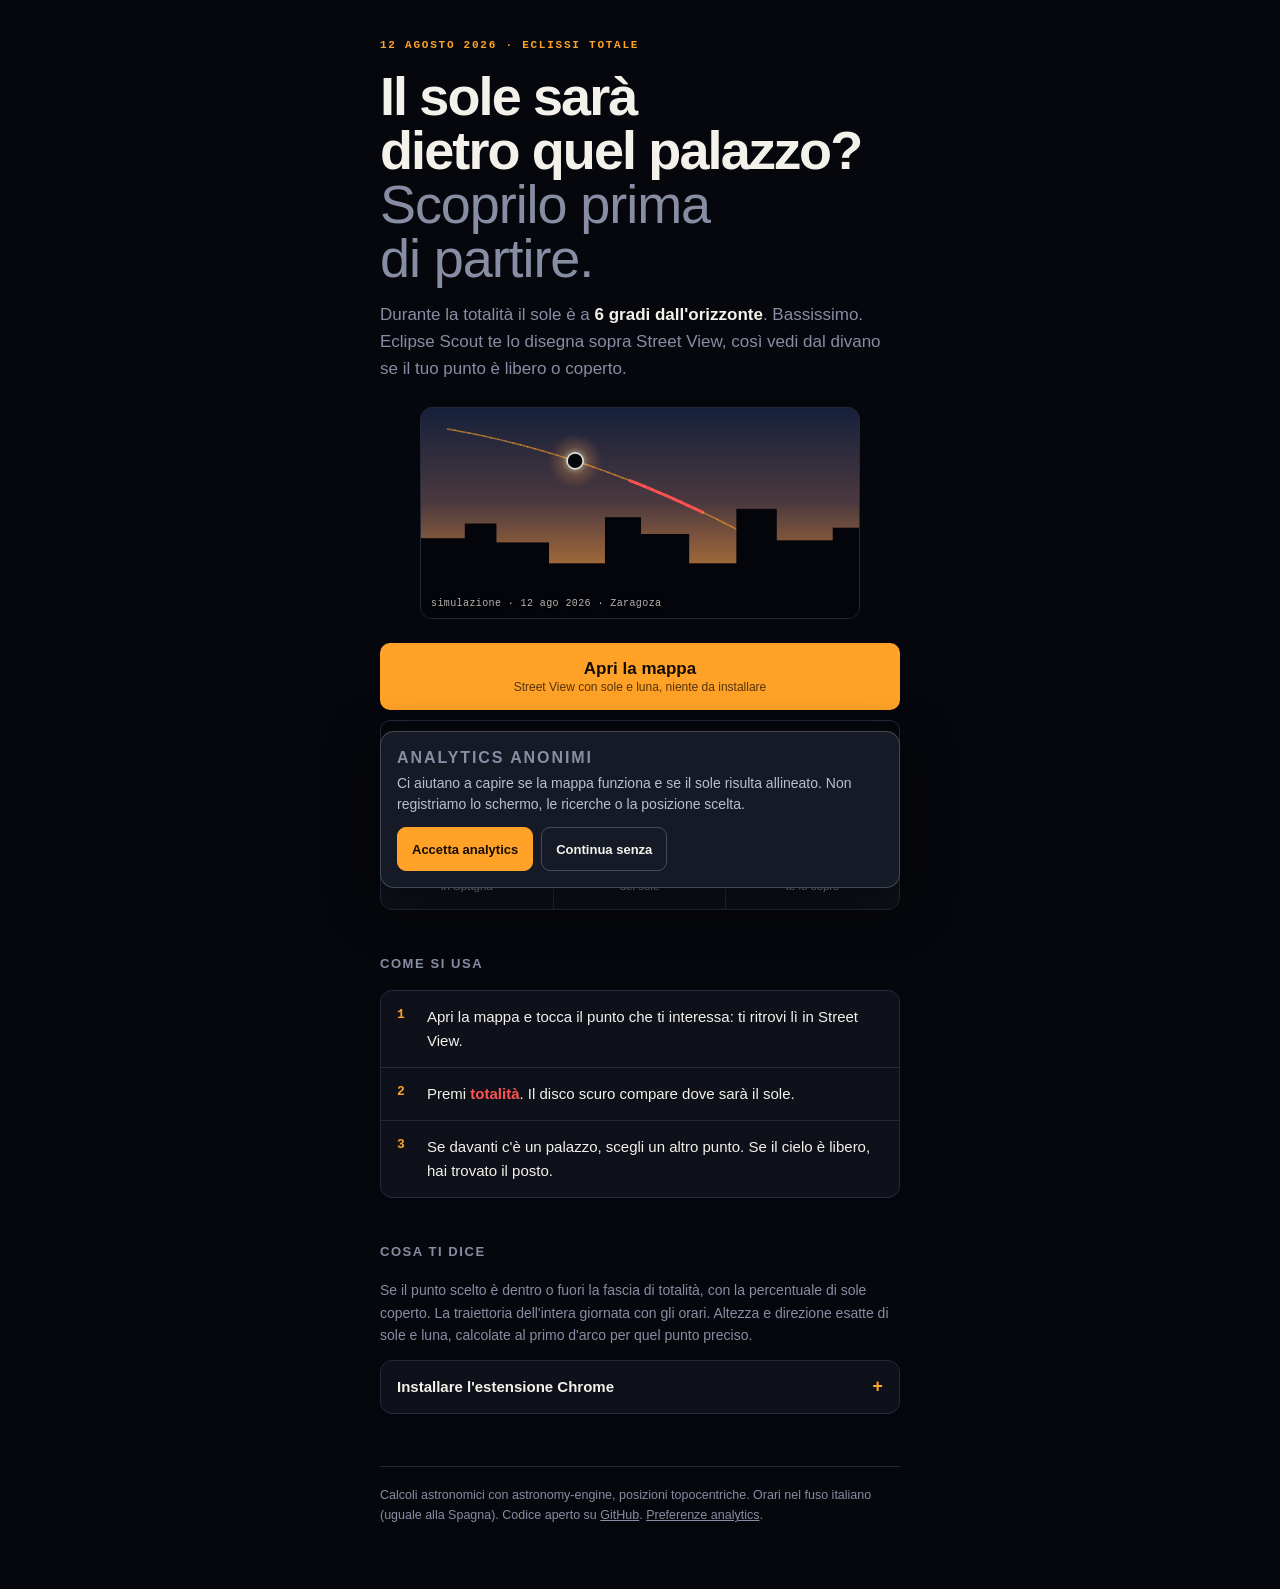
<file: index.html>
<!doctype html>
<html lang="it">
<head>
<meta charset="utf-8">
<meta name="viewport" content="width=device-width, initial-scale=1">
<title>Eclipse Scout</title>
<meta name="description" data-i18n-content="landing.description" content="Vedi dove sarà il sole durante l'eclissi del 12 agosto 2026, sovrapposto a Street View. Scegli il punto giusto prima di partire.">
<script src="i18n.js?v=20260812-1"></script>
<script src="analytics.js?v=20260812-4" data-surface="landing" data-app-version="2026.08.12.4"></script>
<style>
  :root {
    --void: #06070c;
    --night: #0e1119;
    --raise: #151a26;
    --edge: #232a3b;
    --corona: #f3f1ea;
    --dim: #878da3;
    --amber: #ffa227;
    --amber-ink: #150d02;
    --totality: #ff5252;
    --mono: "SF Mono", ui-monospace, SFMono-Regular, Menlo, Consolas, monospace;
    --sans: -apple-system, BlinkMacSystemFont, "Segoe UI", Roboto, Helvetica, sans-serif;
  }
  * { box-sizing: border-box; }
  html { -webkit-text-size-adjust: 100%; }
  body {
    margin: 0;
    background: var(--void);
    color: var(--corona);
    font: 16px/1.6 var(--sans);
    overflow-x: hidden;
  }
  .wrap { width: 100%; max-width: 560px; margin: 0 auto; padding: 0 20px 64px; }

  /* ---- Hero ---- */
  .hero { padding: 40px 0 0; }
  .kicker {
    font: 600 11px/1 var(--mono);
    letter-spacing: .16em;
    color: var(--amber);
    text-transform: uppercase;
    margin-bottom: 18px;
  }
  h1 {
    font-size: clamp(34px, 10vw, 54px);
    line-height: 1;
    font-weight: 800;
    letter-spacing: -.035em;
    margin: 0 0 16px;
    text-wrap: balance;
  }
  h1 .thin { display: block; font-weight: 300; color: var(--dim); letter-spacing: -.02em; }
  .lede { font-size: 17px; color: var(--dim); margin: 0 0 24px; text-wrap: pretty; }
  .lede b { color: var(--corona); font-weight: 600; }

  /* ---- Sim ---- */
  .sim {
    position: relative;
    border: 1px solid var(--edge);
    border-radius: 12px;
    overflow: hidden;
    background: #0a0d16;
    margin-bottom: 24px;
  }
  .sim canvas { display: block; width: 100%; height: 210px; }
  .sim figcaption {
    position: absolute; left: 10px; bottom: 8px;
    font: 500 10px/1.3 var(--mono);
    letter-spacing: .04em;
    color: rgba(243,241,234,.75);
    text-shadow: 0 1px 3px #000;
  }

  /* ---- Actions ---- */
  .actions { display: flex; flex-direction: column; gap: 10px; margin-bottom: 12px; }
  .btn {
    display: block;
    text-align: center;
    text-decoration: none;
    font: 700 17px/1 var(--sans);
    padding: 17px 20px;
    border-radius: 10px;
    background: var(--amber);
    color: var(--amber-ink);
    transition: filter .15s ease;
  }
  .btn:hover { filter: brightness(1.08); }
  .btn:focus-visible { outline: 3px solid var(--amber); outline-offset: 3px; }
  .btn small { display: block; font-size: 12px; font-weight: 500; opacity: .72; margin-top: 4px; }
  .btn.ghost { background: transparent; color: var(--corona); border: 1px solid var(--edge); }
  .btn.ghost:hover { border-color: var(--dim); filter: none; }

  /* ---- Instrument readout ---- */
  .facts {
    display: grid; grid-template-columns: repeat(3, 1fr);
    border: 1px solid var(--edge); border-radius: 12px;
    background: var(--night);
    margin: 32px 0 0;
    overflow: hidden;
  }
  .facts div { padding: 14px 10px; text-align: center; border-right: 1px solid var(--edge); }
  .facts div:last-child { border-right: 0; }
  .facts dt {
    font: 700 22px/1 var(--mono);
    font-variant-numeric: tabular-nums;
    color: var(--amber);
    margin-bottom: 6px;
  }
  .facts dd { margin: 0; font-size: 11.5px; line-height: 1.35; color: var(--dim); }

  /* ---- Sections ---- */
  section { margin-top: 44px; }
  h2 {
    font-size: 13px; font-weight: 700; letter-spacing: .12em; text-transform: uppercase;
    color: var(--dim); margin: 0 0 16px;
  }
  ol.steps { margin: 0; padding: 0; list-style: none; counter-reset: s; display: grid; gap: 1px; background: var(--edge); border: 1px solid var(--edge); border-radius: 12px; overflow: hidden; }
  ol.steps li {
    counter-increment: s;
    background: var(--night);
    padding: 14px 16px 14px 46px;
    position: relative;
    font-size: 15px;
  }
  ol.steps li::before {
    content: counter(s);
    position: absolute; left: 16px; top: 14px;
    font: 700 13px/1.5 var(--mono);
    color: var(--amber);
  }
  p { margin: 0 0 14px; }
  .muted { color: var(--dim); font-size: 14px; }

  details {
    border: 1px solid var(--edge); border-radius: 12px; background: var(--night);
    padding: 0 16px; margin-top: 12px;
  }
  details summary {
    cursor: pointer; padding: 14px 0; font-weight: 600; font-size: 15px;
    list-style: none; display: flex; align-items: center; gap: 8px;
  }
  details summary::-webkit-details-marker { display: none; }
  details summary::after { content: "+"; margin-left: auto; color: var(--amber); font: 700 18px/1 var(--mono); }
  details[open] summary::after { content: "–"; }
  details .inner { padding-bottom: 16px; }
  code {
    font: 500 .9em var(--mono);
    background: var(--raise); border: 1px solid var(--edge);
    border-radius: 5px; padding: 1px 6px;
  }
  .tot { color: var(--totality); font-weight: 700; }

  footer {
    margin-top: 52px; padding-top: 18px; border-top: 1px solid var(--edge);
    font-size: 12.5px; color: var(--dim);
  }
  footer a { color: var(--dim); }
  .privacy-link { border: 0; padding: 0; background: none; color: var(--dim); text-decoration: underline; font: inherit; cursor: pointer; }
  .privacy-link:focus-visible { outline: 3px solid var(--amber); outline-offset: 3px; }
  @media (prefers-reduced-motion: reduce) { .btn { transition: none; } }
</style>
</head>
<body>
<div class="wrap">

  <header class="hero">
    <div class="kicker" data-i18n="landing.kicker">12 agosto 2026 · eclissi totale</div>
    <h1 data-i18n-html="landing.hero">Il sole sarà<br>dietro quel palazzo?<span class="thin">Scoprilo prima di partire.</span></h1>
    <p class="lede" data-i18n-html="landing.lede">Durante la totalità il sole è a <b>6 gradi dall'orizzonte</b>. Bassissimo. Eclipse Scout te lo disegna sopra Street View, così vedi dal divano se il tuo punto è libero o coperto.</p>
  </header>

  <figure class="sim">
    <canvas id="sim" data-i18n-aria-label="landing.sim_aria" aria-label="Il sole cala verso l'orizzonte e viene eclissato dietro un profilo di palazzi"></canvas>
    <figcaption data-i18n="landing.sim_caption">simulazione · 12 ago 2026 · Zaragoza</figcaption>
  </figure>

  <div class="actions">
    <a class="btn" id="openMap" href="app.html" data-i18n-html="landing.open_map">Apri la mappa<small>Street View con sole e luna, niente da installare</small></a>
    <a class="btn ghost" id="dl" href="eclipse-scout.zip" download="eclipse-scout.zip" data-i18n-html="landing.extension">Estensione per Chrome<small>per usarla dentro Google Maps · 59 KB</small></a>
  </div>

  <dl class="facts">
    <div><dt>20:29</dt><dd data-i18n-html="landing.fact_totality">totalità<br>in Spagna</dd></div>
    <div><dt>6°</dt><dd data-i18n-html="landing.fact_sun_height">altezza<br>del sole</dd></div>
    <div><dt>95 m</dt><dd data-i18n-html="landing.fact_obstacle">e un palazzo<br>te lo copre</dd></div>
  </dl>

  <section>
    <h2 data-i18n="landing.how_title">Come si usa</h2>
    <ol class="steps">
      <li data-i18n-html="landing.step_1">Apri la mappa e tocca il punto che ti interessa: ti ritrovi lì in Street View.</li>
      <li data-i18n-html="landing.step_2">Premi <span class="tot">totalità</span>. Il disco scuro compare dove sarà il sole.</li>
      <li data-i18n-html="landing.step_3">Se davanti c'è un palazzo, scegli un altro punto. Se il cielo è libero, hai trovato il posto.</li>
    </ol>
  </section>

  <section>
    <h2 data-i18n="landing.what_title">Cosa ti dice</h2>
    <p class="muted" data-i18n="landing.what_body">Se il punto scelto è dentro o fuori la fascia di totalità, con la percentuale di sole coperto. La traiettoria dell'intera giornata con gli orari. Altezza e direzione esatte di sole e luna, calcolate al primo d'arco per quel punto preciso.</p>

    <details>
      <summary data-i18n="landing.install_title">Installare l'estensione Chrome</summary>
      <div class="inner">
        <ol class="steps">
          <li data-i18n-html="landing.install_1">Scarica lo zip qui sopra e scompattalo con un doppio clic.</li>
          <li data-i18n-html="landing.install_2">Apri <code>chrome://extensions</code> e attiva Modalità sviluppatore.</li>
          <li data-i18n-html="landing.install_3">Clicca "Carica estensione non pacchettizzata" e scegli la cartella.</li>
          <li data-i18n-html="landing.install_4">Apri Street View su Google Maps: il pannello compare da solo.</li>
        </ol>
        <p class="muted" style="margin-top:12px" data-i18n="landing.install_note">Serve solo se vuoi l'overlay dentro Google Maps vero. Per tutto il resto basta la mappa qui sopra.</p>
      </div>
    </details>
  </section>

  <footer>
    <span data-i18n-html="landing.footer">Calcoli astronomici con astronomy&#8209;engine, posizioni topocentriche. Orari nel fuso italiano (uguale alla Spagna). Codice aperto su <a href="https://github.com/riccardobosioo/eclipse-scout">GitHub</a>.</span> <button class="privacy-link" type="button" data-analytics-preferences data-i18n="common.analytics_preferences">Preferenze analytics</button>.
  </footer>
</div>

<script>
(function () {
  const cv = document.getElementById('sim');
  const ctx = cv.getContext('2d');
  const reduced = matchMedia('(prefers-reduced-motion: reduce)').matches;
  const t0 = performance.now();
  const progress = () => reduced ? 1 : Math.min(1, (performance.now() - t0) / 2200);

  function draw() {
    const w = cv.clientWidth, h = cv.clientHeight;
    cv.width = w * devicePixelRatio; cv.height = h * devicePixelRatio;
    ctx.setTransform(devicePixelRatio, 0, 0, devicePixelRatio, 0, 0);
    const p = progress();
    const hz = h * 0.74; // orizzonte

    // cielo: si scurisce mentre l'eclissi avanza
    const dark = p;
    const sky = ctx.createLinearGradient(0, 0, 0, hz);
    sky.addColorStop(0, `rgb(${10 + 30 * (1 - dark)}, ${16 + 40 * (1 - dark)}, ${34 + 60 * (1 - dark)})`);
    sky.addColorStop(1, `rgb(${60 + 120 * (1 - dark)}, ${40 + 80 * (1 - dark)}, ${40 + 60 * (1 - dark)})`);
    ctx.fillStyle = sky; ctx.fillRect(0, 0, w, h);

    // bagliore ambra sull'orizzonte (tipico della totalità)
    const glow = ctx.createLinearGradient(0, hz - 60, 0, hz);
    glow.addColorStop(0, 'rgba(255,162,39,0)');
    glow.addColorStop(1, `rgba(255,162,39,${0.16 + 0.3 * dark})`);
    ctx.fillStyle = glow; ctx.fillRect(0, hz - 60, w, 60);

    // traiettoria del sole
    const path = (t) => ({ x: w * (0.06 + 0.8 * t), y: h * 0.10 + (hz - h * 0.10) * (0.45 * t + 0.55 * t * t) });
    ctx.lineCap = 'round';
    for (let i = 0; i < 48; i++) {
      const a = path(i / 48), b = path((i + 1) / 48), f = i / 48;
      const near = f > 0.5 && f < 0.72;
      ctx.strokeStyle = near ? 'rgba(255,82,82,.95)' : 'rgba(255,162,39,.55)';
      ctx.lineWidth = near ? 3 : 1.5;
      ctx.beginPath(); ctx.moveTo(a.x, a.y); ctx.lineTo(b.x, b.y); ctx.stroke();
    }

    // profilo urbano
    ctx.fillStyle = '#04050a';
    const blocks = [[0, .10, .12], [.10, .07, .19], [.17, .12, .10], [.42, .08, .22], [.50, .11, .14], [.72, .09, .26], [.81, .13, .11], [.94, .08, .17]];
    for (const [x, bw, bh] of blocks) ctx.fillRect(w * x, hz - h * bh, w * bw + 1, h * bh + (h - hz));
    ctx.fillRect(0, hz, w, h - hz);

    // sole in totalità con corona
    const s = path(0.62 * p);
    if (p > .55) {
      const cor = ctx.createRadialGradient(s.x, s.y, 6, s.x, s.y, 46 * p);
      cor.addColorStop(0, 'rgba(243,241,234,.55)');
      cor.addColorStop(.35, 'rgba(255,180,90,.22)');
      cor.addColorStop(1, 'rgba(255,120,60,0)');
      ctx.fillStyle = cor; ctx.beginPath(); ctx.arc(s.x, s.y, 46 * p, 0, 7); ctx.fill();
    } else {
      const g2 = ctx.createRadialGradient(s.x, s.y, 3, s.x, s.y, 26);
      g2.addColorStop(0, 'rgba(255,190,80,.9)'); g2.addColorStop(1, 'rgba(255,160,40,0)');
      ctx.fillStyle = g2; ctx.beginPath(); ctx.arc(s.x, s.y, 26, 0, 7); ctx.fill();
    }
    ctx.fillStyle = p > .55 ? '#05060b' : '#ffcc66';
    ctx.beginPath(); ctx.arc(s.x, s.y, 8, 0, 7); ctx.fill();
    if (p > .55) { ctx.strokeStyle = 'rgba(243,241,234,.9)'; ctx.lineWidth = 1.6; ctx.stroke(); }

    // etichetta
    if (p > .9) {
      ctx.font = '700 11px "SF Mono", ui-monospace, Menlo, monospace';
      ctx.fillStyle = '#ff5252';
      const tx = Math.min(s.x + 16, w - 96);
      ctx.fillText(window.EclipseI18n.t('landing.totality_label'), tx, s.y - 12);
    }
  }

  function loop() { draw(); if (progress() < 1) requestAnimationFrame(loop); }
  requestAnimationFrame(loop);
  setTimeout(draw, 2400);
  addEventListener('resize', draw);

  document.getElementById('openMap').addEventListener('click', function () {
    window.EclipseAnalytics.track('map_opened', {
      entry_method: 'primary_cta',
      destination: 'web_app',
    }, { transport: 'sendBeacon' });
  });

  const dl = document.getElementById('dl');
  dl.addEventListener('click', function () {
    window.EclipseAnalytics.track('extension_downloaded', {
      artifact_type: 'chrome_extension_zip',
    });
  });
})();
</script>
</body>
</html>
</file>
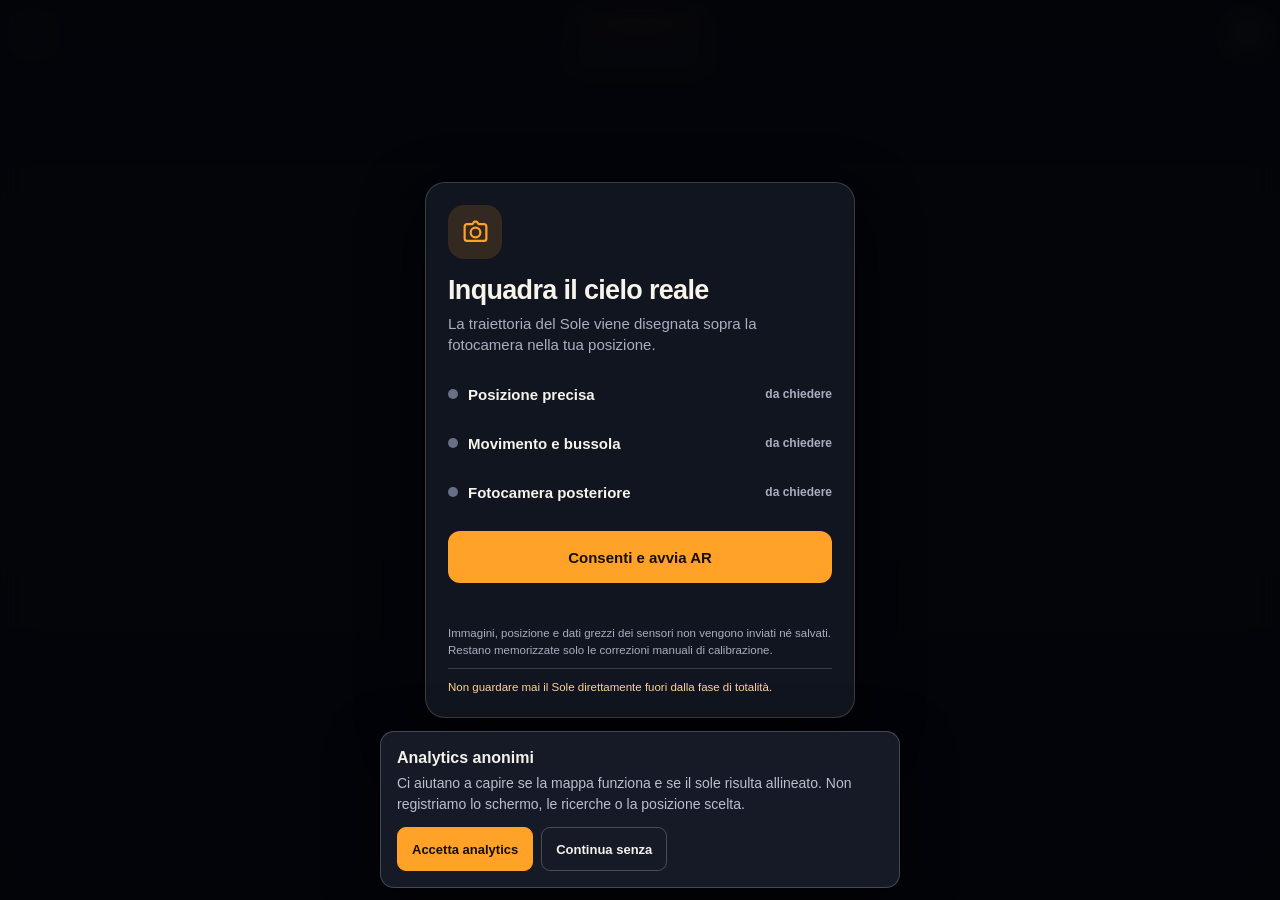
<file: ar.html>
<!doctype html>
<html lang="it">
<head>
<meta charset="utf-8">
<meta name="viewport" content="width=device-width, initial-scale=1, viewport-fit=cover">
<meta name="theme-color" content="#06070c">
<title data-i18n="ar.title">Eclipse Scout — fotocamera AR</title>
<script src="i18n.js?v=20260812-1"></script>
<script src="analytics.js?v=20260812-4" data-surface="ar" data-app-version="2026.08.12.4"></script>
<style>
  :root {
    color-scheme: dark;
    --void: #06070c;
    --night: rgba(10, 12, 19, .88);
    --raise: #1a2030;
    --edge: rgba(255,255,255,.17);
    --corona: #f7f4eb;
    --dim: #a8afc0;
    --amber: #ffa227;
    --amber-ink: #170e02;
    --totality: #ff5b5b;
    --good: #4ade80;
    --bad: #ff8a8a;
    --safe-t: env(safe-area-inset-top, 0px);
    --safe-b: env(safe-area-inset-bottom, 0px);
    --safe-l: env(safe-area-inset-left, 0px);
    --safe-r: env(safe-area-inset-right, 0px);
    --sans: -apple-system, BlinkMacSystemFont, "Segoe UI", Roboto, Helvetica, Arial, sans-serif;
    --mono: "SF Mono", ui-monospace, SFMono-Regular, Menlo, Consolas, monospace;
  }
  * { box-sizing: border-box; -webkit-tap-highlight-color: transparent; }
  html, body { width: 100%; height: 100%; margin: 0; overflow: hidden; background: var(--void); color: var(--corona); font: 15px/1.4 var(--sans); overscroll-behavior: none; }
  button, input, a { font: inherit; }
  button, a { -webkit-touch-callout: none; }
  button:focus-visible, a:focus-visible, input:focus-visible { outline: 3px solid rgba(255,162,39,.78); outline-offset: 2px; }
  [hidden] { display: none !important; }

  #camera { position: fixed; z-index: 0; inset: 0; width: 100%; height: 100%; object-fit: cover; background: #090b11; }
  #shade { position: fixed; z-index: 1; inset: 0; pointer-events: none; background: linear-gradient(180deg, rgba(0,0,0,.54), transparent 25%, transparent 57%, rgba(0,0,0,.46)); }
  #overlay { position: fixed; z-index: 2; inset: 0; width: 100%; height: 100%; pointer-events: none; }

  .topbar { position: fixed; z-index: 5; top: calc(10px + var(--safe-t)); left: 10px; right: 10px; display: flex; align-items: flex-start; justify-content: space-between; gap: 8px; pointer-events: none; }
  .topbar > * { pointer-events: auto; }
  .icon-button { width: 46px; height: 46px; flex: none; display: grid; place-items: center; border: 1px solid var(--edge); border-radius: 13px; background: var(--night); color: var(--corona); backdrop-filter: blur(12px); text-decoration: none; cursor: pointer; }
  .icon-button:active { transform: scale(.96); background: var(--raise); }
  .icon-button svg { width: 22px; height: 22px; fill: none; stroke: currentColor; stroke-width: 2; stroke-linecap: round; stroke-linejoin: round; }
  .status-stack { min-width: 0; display: flex; flex-direction: column; align-items: center; gap: 6px; }
  .mode-chip, .sensor-chip { max-width: calc(100vw - 124px); display: inline-flex; align-items: center; gap: 7px; border: 1px solid var(--edge); border-radius: 999px; background: var(--night); backdrop-filter: blur(12px); white-space: nowrap; overflow: hidden; text-overflow: ellipsis; }
  .mode-chip { padding: 7px 12px; color: var(--amber); font: 750 12px/1 var(--sans); letter-spacing: .03em; text-transform: uppercase; }
  .sensor-chip { padding: 6px 10px; color: var(--dim); font: 650 11px/1 var(--sans); }
  .sensor-chip .dot { width: 7px; height: 7px; border-radius: 50%; background: var(--good); box-shadow: 0 0 8px rgba(74,222,128,.6); }
  .sensor-chip.warning .dot { background: var(--amber); box-shadow: 0 0 8px rgba(255,162,39,.6); }

  #crosshair { position: fixed; z-index: 3; left: 50%; top: 50%; width: 28px; height: 28px; transform: translate(-50%,-50%); pointer-events: none; opacity: .65; }
  #crosshair::before, #crosshair::after { content: ""; position: absolute; background: rgba(255,255,255,.9); box-shadow: 0 1px 4px rgba(0,0,0,.8); }
  #crosshair::before { width: 28px; height: 1px; top: 13.5px; left: 0; }
  #crosshair::after { width: 1px; height: 28px; top: 0; left: 13.5px; }
  #offscreenHint { position: fixed; z-index: 4; top: 44%; left: 14px; right: 14px; text-align: center; color: #ffd79e; font: 750 15px/1.2 var(--sans); text-shadow: 0 2px 5px rgba(0,0,0,.9); pointer-events: none; }

  #dock { position: fixed; z-index: 5; left: 10px; right: 10px; bottom: calc(10px + var(--safe-b)); padding: 13px; border: 1px solid var(--edge); border-radius: 16px; background: var(--night); backdrop-filter: blur(14px); box-shadow: 0 10px 36px rgba(0,0,0,.45); }
  .time-row { display: flex; align-items: baseline; gap: 8px; }
  #clock { font: 750 27px/1 var(--mono); font-variant-numeric: tabular-nums; }
  .date { color: var(--dim); font-size: 11px; }
  #cover { margin-left: auto; text-align: right; font-weight: 750; }
  #cover span { display: block; color: var(--dim); font: 600 9px/1 var(--sans); letter-spacing: .08em; text-transform: uppercase; }
  #cover.total { color: #ff9797; }
  input[type=range] { width: 100%; min-height: 36px; margin: 5px 0 2px; accent-color: var(--amber); cursor: pointer; }
  .preset-row { display: flex; gap: 6px; }
  .preset-row button { flex: 1; min-height: 43px; padding: 6px 4px; border: 1px solid var(--edge); border-radius: 10px; background: var(--raise); color: var(--corona); font-size: 11px; font-weight: 700; cursor: pointer; }
  .preset-row button b { display: block; font: 750 12px/1.2 var(--mono); }
  .preset-row button.peak { border-color: rgba(255,162,39,.65); color: #ffd49a; background: rgba(255,162,39,.13); }
  .tool-row { display: flex; gap: 8px; margin-top: 9px; }
  .tool-row button { min-height: 44px; flex: 1; display: inline-flex; align-items: center; justify-content: center; gap: 7px; border: 1px solid var(--edge); border-radius: 11px; background: rgba(255,255,255,.07); color: var(--corona); font-weight: 700; cursor: pointer; }
  .tool-row svg { width: 18px; height: 18px; fill: none; stroke: currentColor; stroke-width: 2; stroke-linecap: round; stroke-linejoin: round; }

  .backdrop { position: fixed; z-index: 9; inset: 0; display: grid; place-items: center; overflow: auto; padding: calc(18px + var(--safe-t)) calc(18px + var(--safe-r)) calc(18px + var(--safe-b)) calc(18px + var(--safe-l)); background: rgba(4,5,9,.9); backdrop-filter: blur(12px); }
  .setup-card { width: min(100%, 430px); max-height: 100%; overflow: auto; padding: 22px; border: 1px solid var(--edge); border-radius: 20px; background: #11151f; box-shadow: 0 22px 60px rgba(0,0,0,.55); }
  .setup-icon { width: 54px; height: 54px; display: grid; place-items: center; border-radius: 16px; background: rgba(255,162,39,.14); color: var(--amber); }
  .setup-icon svg { width: 29px; height: 29px; fill: none; stroke: currentColor; stroke-width: 1.8; stroke-linecap: round; stroke-linejoin: round; }
  h1 { margin: 17px 0 8px; font-size: 27px; line-height: 1.08; letter-spacing: -.025em; }
  .intro { margin: 0; color: var(--dim); }
  .permission-list { display: grid; gap: 9px; margin: 19px 0; }
  .permission { display: flex; align-items: center; gap: 10px; min-height: 40px; color: var(--corona); font-weight: 650; }
  .permission .state { margin-left: auto; color: var(--dim); font-size: 12px; }
  .permission .p-dot { width: 10px; height: 10px; border-radius: 50%; background: #687087; }
  .permission.ok .p-dot { background: var(--good); }
  .permission.error .p-dot { background: var(--bad); }
  .primary { width: 100%; min-height: 52px; border: 0; border-radius: 12px; background: var(--amber); color: var(--amber-ink); font-weight: 800; cursor: pointer; }
  .primary:disabled { opacity: .58; cursor: wait; }
  #setupError { min-height: 18px; margin: 10px 0 0; color: var(--bad); font-size: 12.5px; }
  .privacy { margin: 14px 0 0; color: var(--dim); font-size: 11.5px; }
  .safety { margin: 10px 0 0; padding-top: 10px; border-top: 1px solid var(--edge); color: #ffd39a; font-size: 11.5px; }

  #calibration { position: fixed; z-index: 8; left: 0; right: 0; bottom: 0; max-height: min(76vh, 620px); overflow: auto; padding: 14px 16px calc(16px + var(--safe-b)); border-top: 1px solid var(--edge); border-radius: 18px 18px 0 0; background: rgba(14,17,25,.98); box-shadow: 0 -14px 40px rgba(0,0,0,.5); }
  .sheet-head { display: flex; align-items: center; gap: 10px; }
  .sheet-head h2 { margin: 0; font-size: 17px; }
  .sheet-head p { margin: 2px 0 0; color: var(--dim); font-size: 11px; }
  .sheet-head button { margin-left: auto; width: 42px; height: 42px; border: 1px solid var(--edge); border-radius: 11px; background: var(--raise); color: var(--corona); cursor: pointer; }
  .control { margin-top: 15px; }
  .control label { display: flex; justify-content: space-between; gap: 12px; color: var(--dim); font-size: 12px; }
  .control output { color: var(--corona); font: 700 12px/1 var(--mono); }
  .cal-actions { display: grid; grid-template-columns: 1fr 1fr; gap: 8px; margin-top: 14px; }
  .cal-actions button { min-height: 46px; border: 1px solid var(--edge); border-radius: 11px; background: var(--raise); color: var(--corona); font-weight: 700; cursor: pointer; }
  .cal-note { color: var(--dim); font-size: 11px; margin: 12px 0 0; }
  #debug { margin-top: 9px; color: #aeb8d0; font: 10px/1.45 var(--mono); }

  @media (min-width: 720px) {
    #dock { left: auto; width: 360px; }
    #calibration { left: auto; width: 390px; border-left: 1px solid var(--edge); }
  }
  @media (max-height: 680px) {
    #dock { padding: 10px; }
    .preset-row { display: none; }
    #clock { font-size: 23px; }
  }
  @media (prefers-reduced-motion: reduce) { * { scroll-behavior: auto !important; transition: none !important; } }
</style>
</head>
<body>
<video id="camera" autoplay muted playsinline data-i18n-aria-label="ar.camera_aria" aria-label="Anteprima della fotocamera posteriore"></video>
<canvas id="overlay" aria-hidden="true"></canvas>
<div id="shade" aria-hidden="true"></div>
<div id="crosshair" aria-hidden="true"></div>
<div id="offscreenHint" role="status"></div>

<header class="topbar">
  <a class="icon-button" id="backMap" href="app.html" data-i18n-aria-label="ar.back_map" aria-label="Torna alla mappa">
    <svg viewBox="0 0 24 24" aria-hidden="true"><path d="m15 18-6-6 6-6"/></svg>
  </a>
  <div class="status-stack">
    <div class="mode-chip" data-i18n="ar.mode">AR sperimentale</div>
    <div class="sensor-chip warning" id="sensorChip"><span class="dot"></span><span id="sensorStatus" data-i18n="ar.sensor_wait">in attesa dei sensori</span></div>
  </div>
  <button class="icon-button" id="calibrateTop" type="button" data-i18n-aria-label="ar.open_calibration" aria-label="Apri calibrazione">
    <svg viewBox="0 0 24 24" aria-hidden="true"><circle cx="12" cy="12" r="3"/><path d="M12 2v3M12 19v3M2 12h3M19 12h3"/><circle cx="12" cy="12" r="8"/></svg>
  </button>
</header>

<section id="dock" hidden>
  <div class="time-row">
    <div id="clock">20:29</div><div class="date" data-i18n="ar.date">12 AGO 2026 · CEST</div>
    <div id="cover"><span data-i18n="ar.cover_label">sole coperto</span>—</div>
  </div>
  <input id="timeSlider" type="range" min="1140" max="1320" step="1" value="1229" data-i18n-aria-label="ar.time_aria" aria-label="Ora dell'eclissi">
  <div class="preset-row" id="presets"></div>
  <div class="tool-row">
    <button type="button" id="openCalibration">
      <svg viewBox="0 0 24 24" aria-hidden="true"><path d="M4 7h10M18 7h2M4 17h2M10 17h10"/><circle cx="16" cy="7" r="2"/><circle cx="8" cy="17" r="2"/></svg>
      <span data-i18n="ar.calibrate">Calibra</span>
    </button>
    <button type="button" id="togglePath" aria-pressed="true">
      <svg viewBox="0 0 24 24" aria-hidden="true"><path d="M4 18c5-10 11-10 16 0"/><circle cx="4" cy="18" r="1"/><circle cx="20" cy="18" r="1"/></svg>
      <span data-i18n="ar.trajectory">Traiettoria</span>
    </button>
  </div>
</section>

<div class="backdrop" id="setup">
  <div class="setup-card" role="dialog" aria-modal="true" aria-labelledby="setupTitle">
    <div class="setup-icon">
      <svg viewBox="0 0 24 24" aria-hidden="true"><path d="M14.5 5 13 3h-2L9.5 5H5a2 2 0 0 0-2 2v10a2 2 0 0 0 2 2h14a2 2 0 0 0 2-2V7a2 2 0 0 0-2-2Z"/><circle cx="12" cy="12" r="4"/></svg>
    </div>
    <h1 id="setupTitle" data-i18n="ar.setup_title">Inquadra il cielo reale</h1>
    <p class="intro" data-i18n="ar.setup_intro">La traiettoria del Sole viene disegnata sopra la fotocamera nella tua posizione.</p>
    <div class="permission-list" aria-live="polite">
      <div class="permission" id="permLocation"><span class="p-dot"></span><span data-i18n="ar.permission_location">Posizione precisa</span><span class="state" data-i18n="ar.permission_ask">da chiedere</span></div>
      <div class="permission" id="permOrientation"><span class="p-dot"></span><span data-i18n="ar.permission_orientation">Movimento e bussola</span><span class="state" data-i18n="ar.permission_ask">da chiedere</span></div>
      <div class="permission" id="permCamera"><span class="p-dot"></span><span data-i18n="ar.permission_camera">Fotocamera posteriore</span><span class="state" data-i18n="ar.permission_ask">da chiedere</span></div>
    </div>
    <button class="primary" id="startAr" type="button" data-i18n="ar.start">Consenti e avvia AR</button>
    <p id="setupError" role="alert"></p>
    <p class="privacy" data-i18n="ar.privacy">Immagini, posizione e dati grezzi dei sensori non vengono inviati né salvati. Restano memorizzate solo le correzioni manuali di calibrazione.</p>
    <p class="safety" data-i18n="ar.safety">Non guardare mai il Sole direttamente fuori dalla fase di totalità.</p>
  </div>
</div>

<section id="calibration" hidden aria-labelledby="calTitle">
  <div class="sheet-head">
    <div><h2 id="calTitle" data-i18n="ar.calibration_title">Calibrazione fine</h2><p data-i18n="ar.calibration_subtitle">Corregge bussola e lente solo su questo telefono.</p></div>
    <button type="button" id="closeCalibration" data-i18n-aria-label="ar.close_calibration" aria-label="Chiudi calibrazione">✕</button>
  </div>
  <div class="control">
    <label for="headingOffset"><span data-i18n="ar.direction">Direzione ← →</span><output id="headingValue">0°</output></label>
    <input id="headingOffset" type="range" min="-45" max="45" step="0.5" value="0">
  </div>
  <div class="control">
    <label for="pitchOffset"><span data-i18n="ar.horizon">Orizzonte ↑ ↓</span><output id="pitchValue">0°</output></label>
    <input id="pitchOffset" type="range" min="-30" max="30" step="0.5" value="0">
  </div>
  <div class="control">
    <label for="cameraFov"><span data-i18n="ar.camera_width">Ampiezza fotocamera</span><output id="fovValue">72°</output></label>
    <input id="cameraFov" type="range" min="45" max="100" step="1" value="72">
  </div>
  <div class="cal-actions">
    <button type="button" id="setHorizon" data-i18n="ar.center_horizon">Centro = orizzonte</button>
    <button type="button" id="resetCalibration" data-i18n="ar.reset">Azzera</button>
  </div>
  <p class="cal-note" data-i18n="ar.calibration_note">Per “Centro = orizzonte”, punta il mirino su un orizzonte reale e premi il pulsante. Su iPhone il nord è magnetico: usa “Direzione” con un riferimento noto se serve una correzione.</p>
  <div id="debug" aria-live="off"></div>
</section>

<script src="astronomy.browser.min.js"></script>
<script src="ar.js?v=20260812-2"></script>
</body>
</html>
</file>
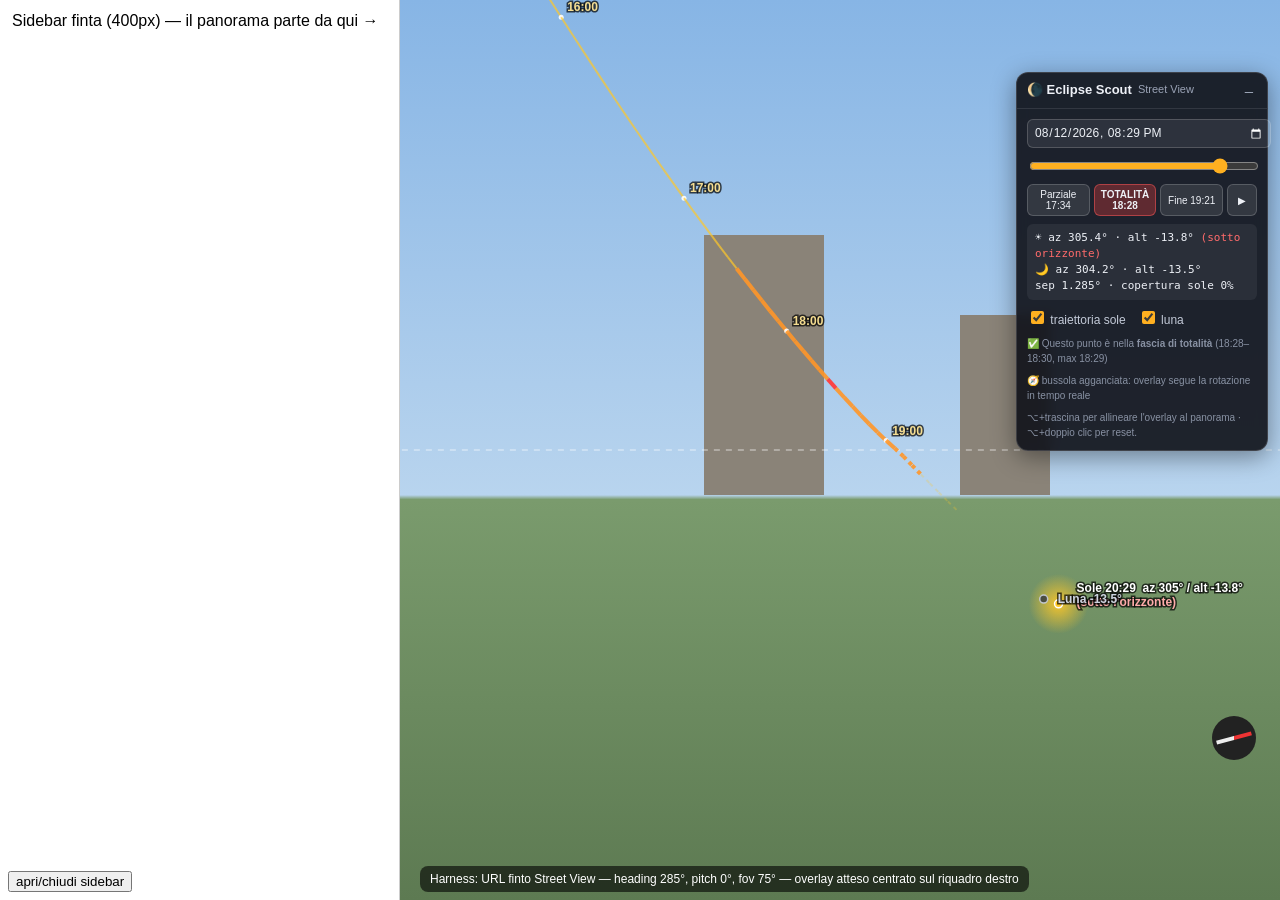
<file: test-harness.html>
<!DOCTYPE html>
<html>
<head>
<meta charset="utf-8">
<title>Eclipse Scout — test harness</title>
<link rel="stylesheet" href="style.css">
<style>
  body { margin: 0; height: 100vh; overflow: hidden; font-family: sans-serif; }
  /* sidebar finta come quella di Google Maps */
  #sidebar { position: fixed; left: 0; top: 0; bottom: 0; width: 400px; background: #fff; border-right: 1px solid #ccc; z-index: 5; padding: 12px; box-sizing: border-box; }
  /* riquadro panorama: SOLO la parte destra, come su Maps con sidebar aperta */
  canvas.widget-scene-canvas { position: fixed; left: 400px; top: 0; width: calc(100vw - 400px); height: 100vh; background: linear-gradient(#87b5e5 0%, #b8d4ee 55%, #7a9b6d 55.5%, #5d7a52 100%); }
  .fake-building { position: fixed; bottom: 45%; width: 120px; height: 260px; background: #8a8378; z-index: 1; }
  #info { position: fixed; bottom: 8px; left: 420px; background: rgba(0,0,0,.6); color: #fff; padding: 6px 10px; border-radius: 8px; font-size: 12px; z-index: 6; }
  #toggle-sb { position: fixed; bottom: 8px; left: 8px; z-index: 7; }
</style>
</head>
<body>
<div id="sidebar">Sidebar finta (400px) — il panorama parte da qui →<br><button id="toggle-sb">apri/chiudi sidebar</button></div>
<canvas class="widget-scene-canvas"></canvas>
<div class="fake-building" style="left: 55%"></div>
<div class="fake-building" style="left: 75%; height: 180px; width: 90px"></div>
<div id="info">Harness: URL finto Street View — heading 285°, pitch 0°, fov 75° — overlay atteso centrato sul riquadro destro</div>
<!-- bussola finta come quella di Street View: il needle ruota di -heading -->
<div id="fake-compass" aria-label="Compass" style="position:fixed;right:24px;bottom:140px;width:44px;height:44px;border-radius:50%;background:#222;z-index:4;display:flex;align-items:center;justify-content:center">
  <div id="needle" style="width:4px;height:36px;background:linear-gradient(#e33 50%,#eee 50%);transform:rotate(-285deg)"></div>
</div>
<script src="astronomy.browser.min.js"></script>
<script src="content.js"></script>
<script>
  // simula l'URL di Google Maps Street View: il content script lo aggancia col polling
  history.replaceState(null, '', location.pathname.replace(/[^/]*$/, '') + '@41.6584,-0.8788,3a,75y,285h,90t');
  // toggle sidebar per testare il ricalcolo del riquadro
  document.getElementById('toggle-sb').addEventListener('click', () => {
    const sb = document.getElementById('sidebar');
    const open = sb.style.width !== '0px';
    sb.style.width = open ? '0px' : '400px';
    sb.style.padding = open ? '0' : '12px';
    document.querySelector('canvas.widget-scene-canvas').style.left = open ? '0px' : '400px';
    document.querySelector('canvas.widget-scene-canvas').style.width = open ? '100vw' : 'calc(100vw - 400px)';
  });
</script>
</body>
</html>
</file>
<file: style.css>
#eclipse-scout-canvas {
  position: fixed;
  inset: 0;
  z-index: 2147483000;
  pointer-events: none;
}

#eclipse-scout-panel {
  position: fixed;
  top: 72px;
  right: 12px;
  z-index: 2147483001;
  width: 250px;
  background: rgba(18, 20, 28, 0.92);
  color: #eef1f7;
  border: 1px solid rgba(255, 255, 255, 0.15);
  border-radius: 12px;
  font: 12px/1.45 -apple-system, "Segoe UI", sans-serif;
  box-shadow: 0 6px 24px rgba(0, 0, 0, 0.4);
  backdrop-filter: blur(6px);
}

#eclipse-scout-panel .es-header {
  display: flex;
  align-items: center;
  gap: 6px;
  padding: 8px 10px;
  font-weight: 700;
  font-size: 13px;
  cursor: default;
  border-bottom: 1px solid rgba(255, 255, 255, 0.1);
}

#eclipse-scout-panel .es-mode {
  font-weight: 400;
  font-size: 11px;
  color: #9aa3b5;
  flex: 1;
}

#eclipse-scout-panel .es-min {
  background: none;
  border: none;
  color: #9aa3b5;
  font-size: 15px;
  cursor: pointer;
  padding: 0 4px;
}

#eclipse-scout-panel.es-collapsed .es-body {
  display: none;
}

#eclipse-scout-panel .es-body {
  padding: 10px;
  display: flex;
  flex-direction: column;
  gap: 8px;
}

#eclipse-scout-panel .es-dt {
  width: 100%;
  background: rgba(255, 255, 255, 0.08);
  border: 1px solid rgba(255, 255, 255, 0.18);
  border-radius: 6px;
  color: #eef1f7;
  padding: 4px 6px;
  font: inherit;
  color-scheme: dark;
}

#eclipse-scout-panel .es-slider {
  width: 100%;
  accent-color: #ffb020;
}

#eclipse-scout-panel .es-presets {
  display: flex;
  gap: 4px;
}

#eclipse-scout-panel .es-presets button {
  flex: 1;
  background: rgba(255, 255, 255, 0.1);
  border: 1px solid rgba(255, 255, 255, 0.18);
  border-radius: 6px;
  color: #eef1f7;
  font-size: 10px;
  padding: 4px 2px;
  cursor: pointer;
}

#eclipse-scout-panel .es-presets button:hover {
  background: rgba(255, 255, 255, 0.2);
}

#eclipse-scout-panel .es-presets .es-tot {
  background: rgba(220, 60, 60, 0.35);
  border-color: rgba(255, 90, 90, 0.5);
  font-weight: 700;
}

#eclipse-scout-panel .es-presets .es-partialmax {
  background: rgba(255, 150, 40, 0.3);
  border-color: rgba(255, 170, 70, 0.5);
  font-weight: 700;
}

#eclipse-scout-panel .es-presets .es-play {
  flex: 0 0 30px;
}

#eclipse-scout-panel .es-readout {
  font-family: "SF Mono", Menlo, monospace;
  font-size: 11px;
  background: rgba(255, 255, 255, 0.06);
  border-radius: 6px;
  padding: 6px 8px;
}

#eclipse-scout-panel .es-red { color: #ff6b6b; }
#eclipse-scout-panel .es-orange { color: #ffa94d; }

#eclipse-scout-panel .es-toggles {
  display: flex;
  gap: 12px;
  color: #c3cad8;
}

#eclipse-scout-panel .es-toggles input {
  accent-color: #ffb020;
}

#eclipse-scout-panel .es-note {
  color: #8891a3;
  font-size: 10px;
}
</file>
